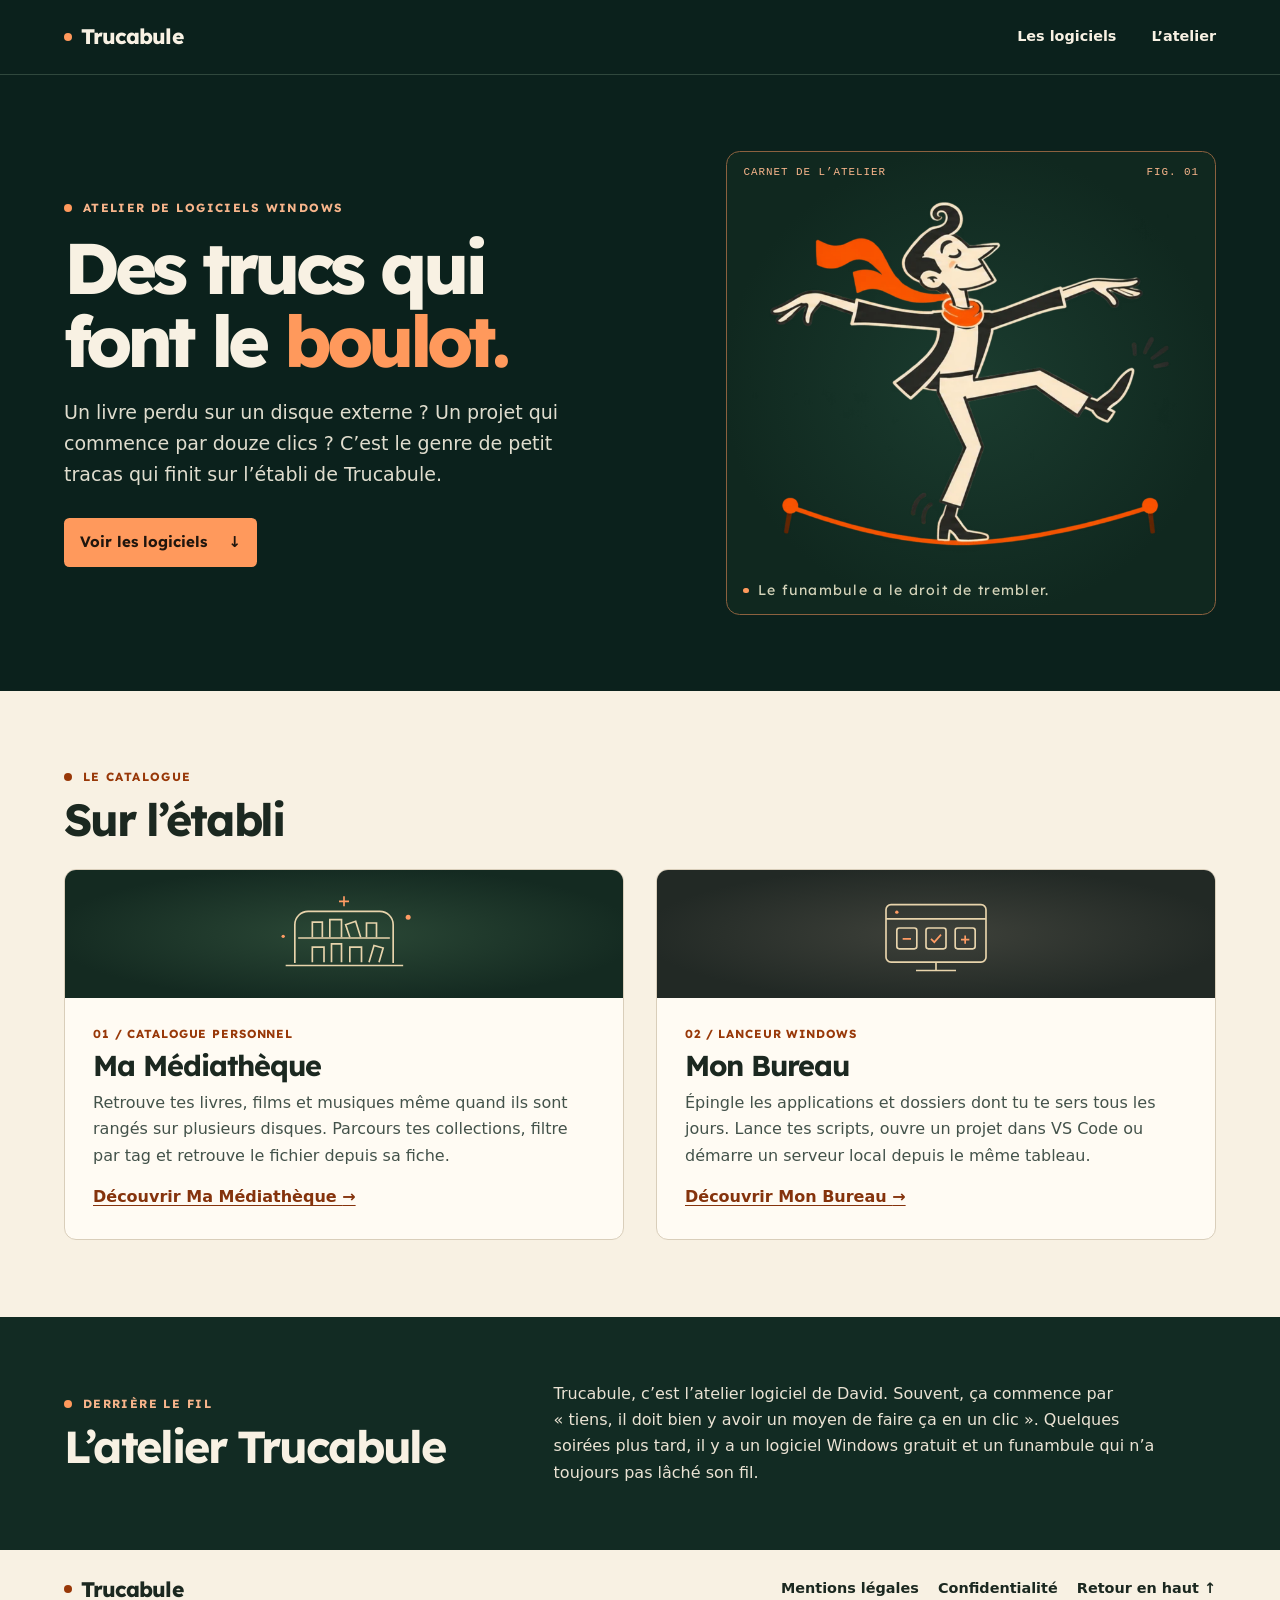
<file: docs/index.html>
<!doctype html>
<html lang="fr">
<head>
  <meta charset="utf-8">
  <meta name="viewport" content="width=device-width, initial-scale=1">
  <meta name="description" content="Trucabule, un atelier indépendant de logiciels Windows pour organiser ses fichiers, son bureau et ses projets.">
  <meta name="theme-color" content="#0b211c">
  <link rel="canonical" href="https://www.trucabule.fr/">
  <link rel="icon" href="assets/trucabule.svg" type="image/svg+xml">
  <link rel="stylesheet" href="style.css">
  <title>Trucabule · Des trucs qui font le boulot.</title>
</head>
<body>
  <a class="skip" href="#contenu">Aller au contenu</a>
  <header class="top">
    <div class="wrap top-inner">
      <a class="brand" href="./"><span aria-hidden="true"></span>Trucabule</a>
      <nav aria-label="Navigation principale">
        <a href="#logiciels">Les logiciels</a>
        <a href="#atelier">L’atelier</a>
      </nav>
    </div>
  </header>
  <main id="contenu">
    <section class="hero" aria-labelledby="hero-title">
      <div class="wrap hero-grid">
        <div class="hero-copy">
          <p class="eyebrow"><i aria-hidden="true"></i> Atelier de logiciels Windows</p>
          <h1 id="hero-title">Des trucs qui<br class="desktop-break"> font le <em>boulot.</em></h1>
          <p class="lede">Un livre perdu sur un disque externe&nbsp;? Un projet qui commence par douze clics&nbsp;? C’est le genre de petit tracas qui finit sur l’établi de Trucabule.</p>
          <a class="button" href="#logiciels">Voir les logiciels <span aria-hidden="true">↓</span></a>
        </div>
        <figure class="stage stage-workshop">
          <div class="stage-meta" aria-hidden="true"><span>CARNET DE L’ATELIER</span><span>FIG. 01</span></div>
          <img src="assets/funambule.webp" width="720" height="610" alt="Le funambule de Trucabule, écharpe orange au vent, en équilibre sur son fil.">
          <figcaption><span aria-hidden="true"></span> Le funambule a le droit de trembler.</figcaption>
        </figure>
      </div>
    </section>
    <section class="catalogue wrap" id="logiciels" aria-labelledby="logiciels-title">
      <p class="eyebrow"><i aria-hidden="true"></i> Le catalogue</p>
      <h2 id="logiciels-title">Sur l’établi</h2>
      <div class="cards">
        <article class="app">
          <div class="plate library" aria-hidden="true">
            <svg viewBox="0 0 240 124" fill="none">
              <path d="M50 99h141M61 96V50a16 16 0 0 1 16-16h86a16 16 0 0 1 16 16v46M65 66h110" stroke="currentColor" stroke-width="2"/>
              <path d="M82 65V47h12v18m9 0V44h14v21m10 0-5-15 12-4 6 19m7 0V48h12v17M82 95V77h14v18m9 0V73h12v22m10 0V77h14v18m9 0 6-20 11 3-5 17" stroke="currentColor" stroke-width="2"/>
              <path d="M120 16v12m-6-6h12" stroke="#ff9c64" stroke-width="2"/>
              <circle cx="197" cy="41" r="3" fill="#ff9c64"/><circle cx="47" cy="64" r="2" fill="#ff9c64"/>
            </svg>
          </div>
          <div class="app-body">
            <p class="app-label">01 / Catalogue personnel</p>
            <h3>Ma Médiathèque</h3>
            <p>Retrouve tes livres, films et musiques même quand ils sont rangés sur plusieurs disques. Parcours tes collections, filtre par tag et retrouve le fichier depuis sa fiche.</p>
            <a class="app-link" href="ma-mediatheque/">Découvrir Ma Médiathèque <span aria-hidden="true">→</span></a>
          </div>
        </article>
        <article class="app">
          <div class="plate desktop" aria-hidden="true">
            <svg viewBox="0 0 240 124" fill="none">
              <rect x="60" y="26" width="120" height="69" rx="6" stroke="currentColor" stroke-width="2"/>
              <path d="M60 43h120M96 105h48m-24-10v10" stroke="currentColor" stroke-width="2"/>
              <rect x="73" y="54" width="24" height="25" rx="3" stroke="currentColor" stroke-width="2"/>
              <rect x="108" y="54" width="24" height="25" rx="3" stroke="currentColor" stroke-width="2"/>
              <rect x="143" y="54" width="24" height="25" rx="3" stroke="currentColor" stroke-width="2"/>
              <path d="m114 67 4 4 8-9m24 6h10m-5-5v10M80 67h10" stroke="#ff9c64" stroke-width="2"/>
              <circle cx="73" cy="35" r="2" fill="#ff9c64"/>
            </svg>
          </div>
          <div class="app-body">
            <p class="app-label">02 / Lanceur Windows</p>
            <h3>Mon Bureau</h3>
            <p>Épingle les applications et dossiers dont tu te sers tous les jours. Lance tes scripts, ouvre un projet dans VS Code ou démarre un serveur local depuis le même tableau.</p>
            <a class="app-link" href="mon-bureau/">Découvrir Mon Bureau <span aria-hidden="true">→</span></a>
          </div>
        </article>
      </div>
    </section>
    <section class="about" id="atelier" aria-labelledby="atelier-title">
      <div class="wrap about-inner">
        <div>
          <p class="eyebrow"><i aria-hidden="true"></i> Derrière le fil</p>
          <h2 id="atelier-title">L’atelier Trucabule</h2>
        </div>
        <p>Trucabule, c’est l’atelier logiciel de David. Souvent, ça commence par «&nbsp;tiens, il doit bien y avoir un moyen de faire ça en un clic&nbsp;». Quelques soirées plus tard, il y a un logiciel Windows gratuit et un funambule qui n’a toujours pas lâché son fil.</p>
      </div>
    </section>
  </main>
  <footer class="wrap footer">
    <a class="brand" href="./"><span aria-hidden="true"></span>Trucabule</a>
    <nav class="footer-links" aria-label="Liens de pied de page">
      <a href="mentions-legales/">Mentions légales</a>
      <a href="confidentialite/">Confidentialité</a>
      <a href="#contenu">Retour en haut <span aria-hidden="true">↑</span></a>
    </nav>
  </footer>
</body>
</html>
</file>
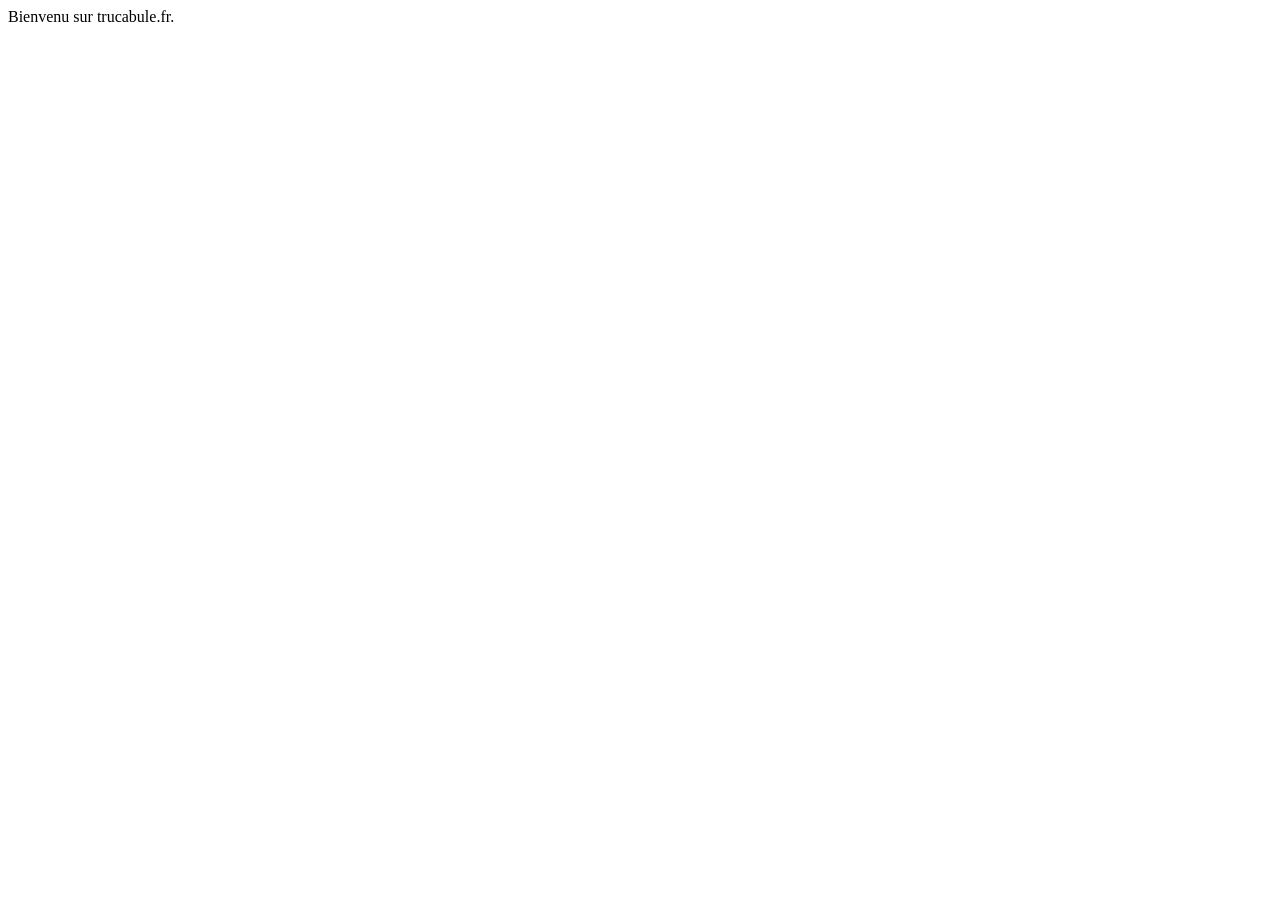
<file: html/index.html>
<!DOCTYPE html>
<html lang="en">
<head>
    <meta charset="UTF-8">
    <meta name="viewport" content="width=device-width, initial-scale=1.0">
    <title>trucabule.fr</title>
</head>
<body>
    Bienvenu sur trucabule.fr.
</body>
</html>
</file>
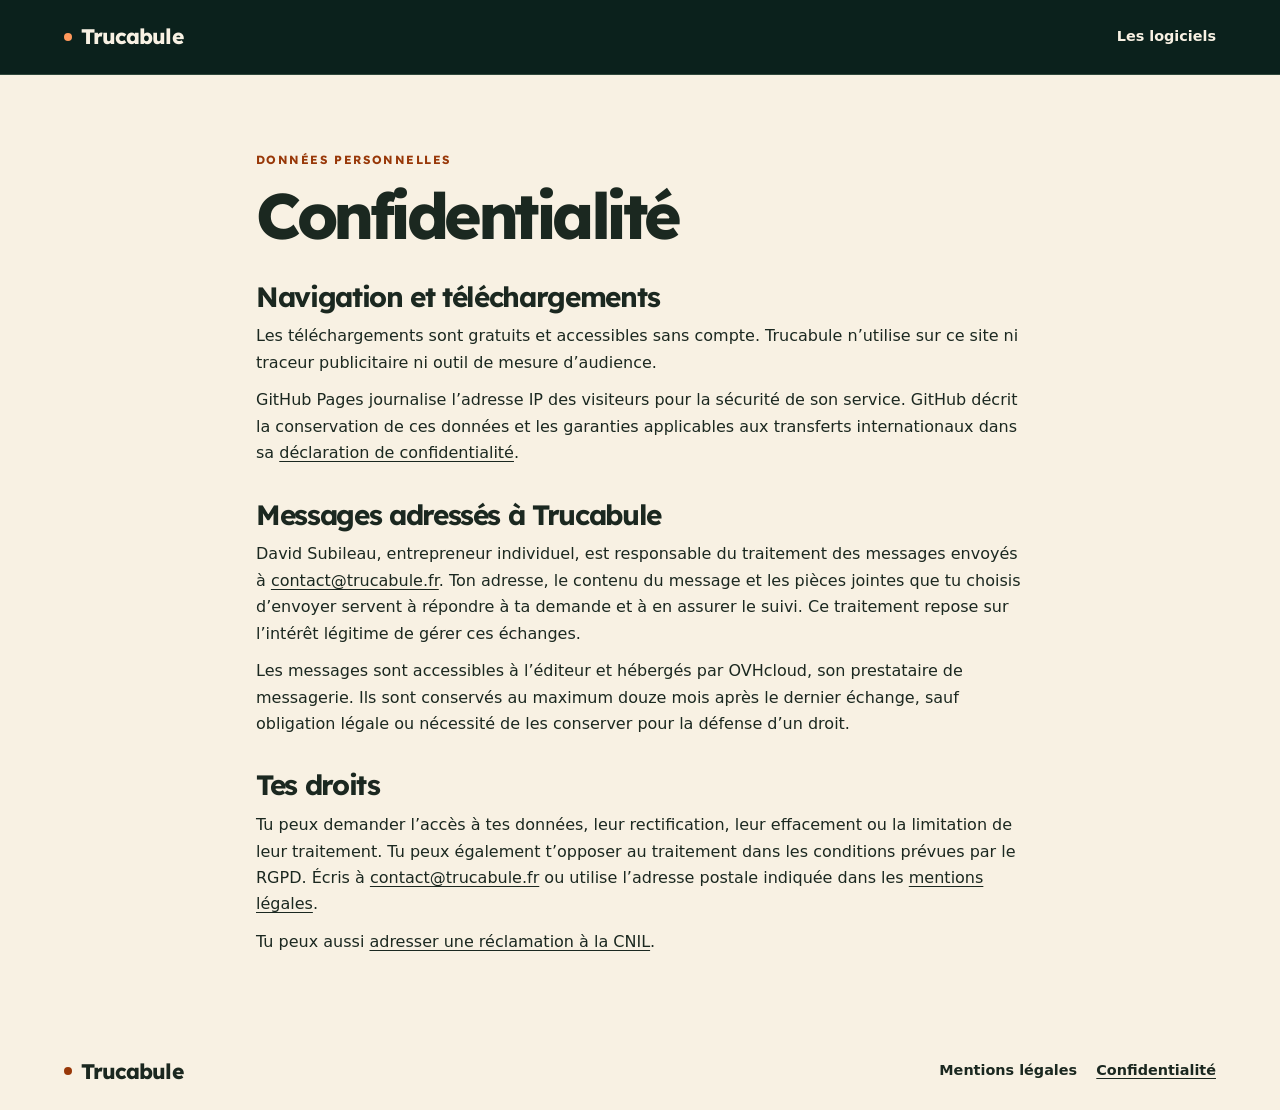
<file: docs/confidentialite/index.html>
<!doctype html>
<html lang="fr">
<head>
  <meta charset="utf-8">
  <meta name="viewport" content="width=device-width, initial-scale=1">
  <meta name="description" content="Informations sur les données traitées lors de la visite du site Trucabule ou d’un contact par e-mail.">
  <meta name="theme-color" content="#0b211c">
  <link rel="canonical" href="https://www.trucabule.fr/confidentialite/">
  <link rel="icon" href="../assets/trucabule.svg" type="image/svg+xml">
  <link rel="stylesheet" href="../style.css">
  <title>Confidentialité · Trucabule</title>
</head>
<body>
  <a class="skip" href="#contenu">Aller au contenu</a>
  <header class="top">
    <div class="wrap top-inner">
      <a class="brand" href="../"><span aria-hidden="true"></span>Trucabule</a>
      <nav aria-label="Navigation principale"><a href="../#logiciels">Les logiciels</a></nav>
    </div>
  </header>
  <main class="wrap legal" id="contenu">
    <p class="eyebrow">Données personnelles</p>
    <h1>Confidentialité</h1>
    <section aria-labelledby="navigation">
      <h2 id="navigation">Navigation et téléchargements</h2>
      <p>Les téléchargements sont gratuits et accessibles sans compte. Trucabule n’utilise sur ce site ni traceur publicitaire ni outil de mesure d’audience.</p>
      <p>GitHub Pages journalise l’adresse IP des visiteurs pour la sécurité de son service. GitHub décrit la conservation de ces données et les garanties applicables aux transferts internationaux dans sa <a href="https://docs.github.com/fr/site-policy/privacy-policies/github-general-privacy-statement">déclaration de confidentialité</a>.</p>
    </section>
    <section aria-labelledby="courriels">
      <h2 id="courriels">Messages adressés à Trucabule</h2>
      <p>David Subileau, entrepreneur individuel, est responsable du traitement des messages envoyés à <a href="mailto:contact@trucabule.fr">contact@trucabule.fr</a>. Ton adresse, le contenu du message et les pièces jointes que tu choisis d’envoyer servent à répondre à ta demande et à en assurer le suivi. Ce traitement repose sur l’intérêt légitime de gérer ces échanges.</p>
      <p>Les messages sont accessibles à l’éditeur et hébergés par OVHcloud, son prestataire de messagerie. Ils sont conservés au maximum douze mois après le dernier échange, sauf obligation légale ou nécessité de les conserver pour la défense d’un droit.</p>
    </section>
    <section aria-labelledby="droits">
      <h2 id="droits">Tes droits</h2>
      <p>Tu peux demander l’accès à tes données, leur rectification, leur effacement ou la limitation de leur traitement. Tu peux également t’opposer au traitement dans les conditions prévues par le RGPD. Écris à <a href="mailto:contact@trucabule.fr">contact@trucabule.fr</a> ou utilise l’adresse postale indiquée dans les <a href="../mentions-legales/">mentions légales</a>.</p>
      <p>Tu peux aussi <a href="https://www.cnil.fr/fr/plaintes">adresser une réclamation à la CNIL</a>.</p>
    </section>
  </main>
  <footer class="wrap footer">
    <a class="brand" href="../"><span aria-hidden="true"></span>Trucabule</a>
    <nav class="footer-links" aria-label="Informations légales">
      <a href="../mentions-legales/">Mentions légales</a>
      <a href="./" aria-current="page">Confidentialité</a>
    </nav>
  </footer>
</body>
</html>
</file>
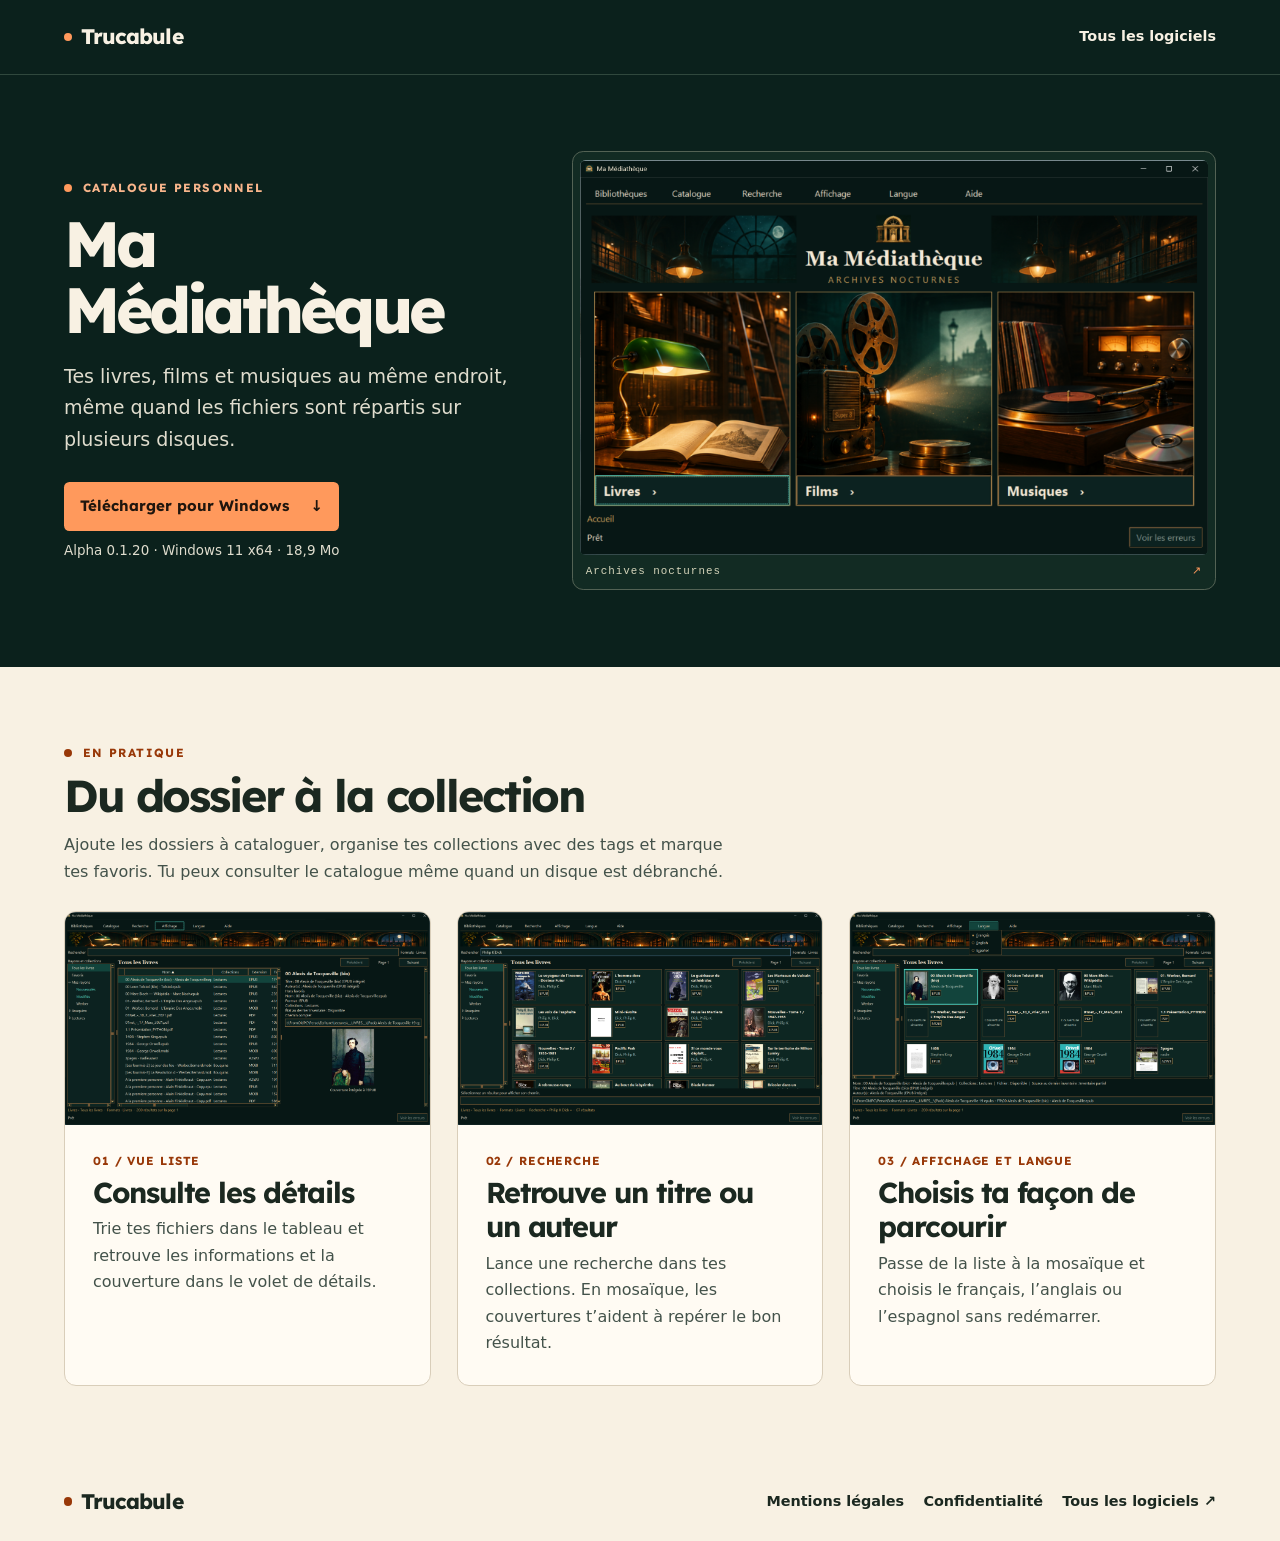
<file: docs/ma-mediatheque/index.html>
<!doctype html>
<html lang="fr">
<head>
  <meta charset="utf-8">
  <meta name="viewport" content="width=device-width, initial-scale=1">
  <meta name="description" content="Catalogue tes livres, films et musiques dans Ma Médiathèque. Découvre l’application et télécharge l’installateur pour Windows 11 x64.">
  <meta name="theme-color" content="#0b211c">
  <link rel="canonical" href="https://www.trucabule.fr/ma-mediatheque/">
  <link rel="icon" href="../assets/trucabule.svg" type="image/svg+xml">
  <link rel="stylesheet" href="../style.css">
  <link rel="stylesheet" href="produit.css">
  <title>Ma Médiathèque · Trucabule</title>
</head>
<body>
  <a class="skip" href="#contenu">Aller au contenu</a>
  <header class="top">
    <div class="wrap top-inner">
      <a class="brand" href="../"><span aria-hidden="true"></span>Trucabule</a>
      <nav aria-label="Navigation principale">
        <a href="../#logiciels">Tous les logiciels</a>
      </nav>
    </div>
  </header>
  <main id="contenu">
    <section class="hero" aria-labelledby="produit-title">
      <div class="wrap hero-grid product-grid">
        <div>
          <p class="eyebrow"><i aria-hidden="true"></i> Catalogue personnel</p>
          <h1 id="produit-title">Ma Médiathèque</h1>
          <p class="lede">Tes livres, films et musiques au même endroit, même quand les fichiers sont répartis sur plusieurs disques.</p>
          <div class="download">
            <a class="button" href="../apps/Ma-Mediatheque-alpha-0.1.20-windows-x64-setup.exe" download aria-describedby="version">Télécharger pour Windows <span aria-hidden="true">↓</span></a>
            <p id="version">Alpha 0.1.20 · Windows 11 x64 · 18,9 Mo</p>
          </div>
        </div>
        <figure class="product-shot product-cover">
          <a href="../assets/accueil.png" aria-label="Agrandir la capture de l’accueil">
            <img src="../assets/accueil.png" width="1696" height="1068" alt="Accueil de Ma Médiathèque avec trois entrées, Livres, Films et Musiques.">
          </a>
          <figcaption>Archives nocturnes <span aria-hidden="true">↗</span></figcaption>
        </figure>
      </div>
    </section>
    <section class="catalogue wrap" aria-labelledby="apercu-title">
      <p class="eyebrow"><i aria-hidden="true"></i> En pratique</p>
      <h2 id="apercu-title">Du dossier à la collection</h2>
      <p class="product-intro">Ajoute les dossiers à cataloguer, organise tes collections avec des tags et marque tes favoris. Tu peux consulter le catalogue même quand un disque est débranché.</p>
      <div class="product-gallery">
        <article class="app">
          <a class="gallery-image" href="../assets/liste.png" aria-label="Agrandir la capture de la vue Liste">
            <img src="../assets/liste.png" width="2383" height="1386" loading="lazy" alt="Liste de livres avec un volet de détails et la couverture du livre sélectionné.">
          </a>
          <div class="app-body">
            <p class="app-label">01 / Vue Liste</p>
            <h3>Consulte les détails</h3>
            <p>Trie tes fichiers dans le tableau et retrouve les informations et la couverture dans le volet de détails.</p>
          </div>
        </article>
        <article class="app">
          <a class="gallery-image" href="../assets/recherche.png" aria-label="Agrandir la capture de la recherche">
            <img src="../assets/recherche.png" width="2383" height="1386" loading="lazy" alt="Recherche de Philip K. Dick dans le catalogue, avec les couvertures des résultats.">
          </a>
          <div class="app-body">
            <p class="app-label">02 / Recherche</p>
            <h3>Retrouve un titre ou un auteur</h3>
            <p>Lance une recherche dans tes collections. En mosaïque, les couvertures t’aident à repérer le bon résultat.</p>
          </div>
        </article>
        <article class="app">
          <a class="gallery-image" href="../assets/mosaique_langues.png" aria-label="Agrandir la capture de la mosaïque et du menu Langue">
            <img src="../assets/mosaique_langues.png" width="2383" height="1386" loading="lazy" alt="Vue Mosaïque avec le menu Langue ouvert sur les choix français, anglais et espagnol.">
          </a>
          <div class="app-body">
            <p class="app-label">03 / Affichage et langue</p>
            <h3>Choisis ta façon de parcourir</h3>
            <p>Passe de la liste à la mosaïque et choisis le français, l’anglais ou l’espagnol sans redémarrer.</p>
          </div>
        </article>
      </div>
    </section>
  </main>
  <footer class="wrap footer">
    <a class="brand" href="../"><span aria-hidden="true"></span>Trucabule</a>
    <nav class="footer-links" aria-label="Liens de pied de page">
      <a href="../mentions-legales/">Mentions légales</a>
      <a href="../confidentialite/">Confidentialité</a>
      <a href="../#logiciels">Tous les logiciels <span aria-hidden="true">↗</span></a>
    </nav>
  </footer>
</body>
</html>
</file>
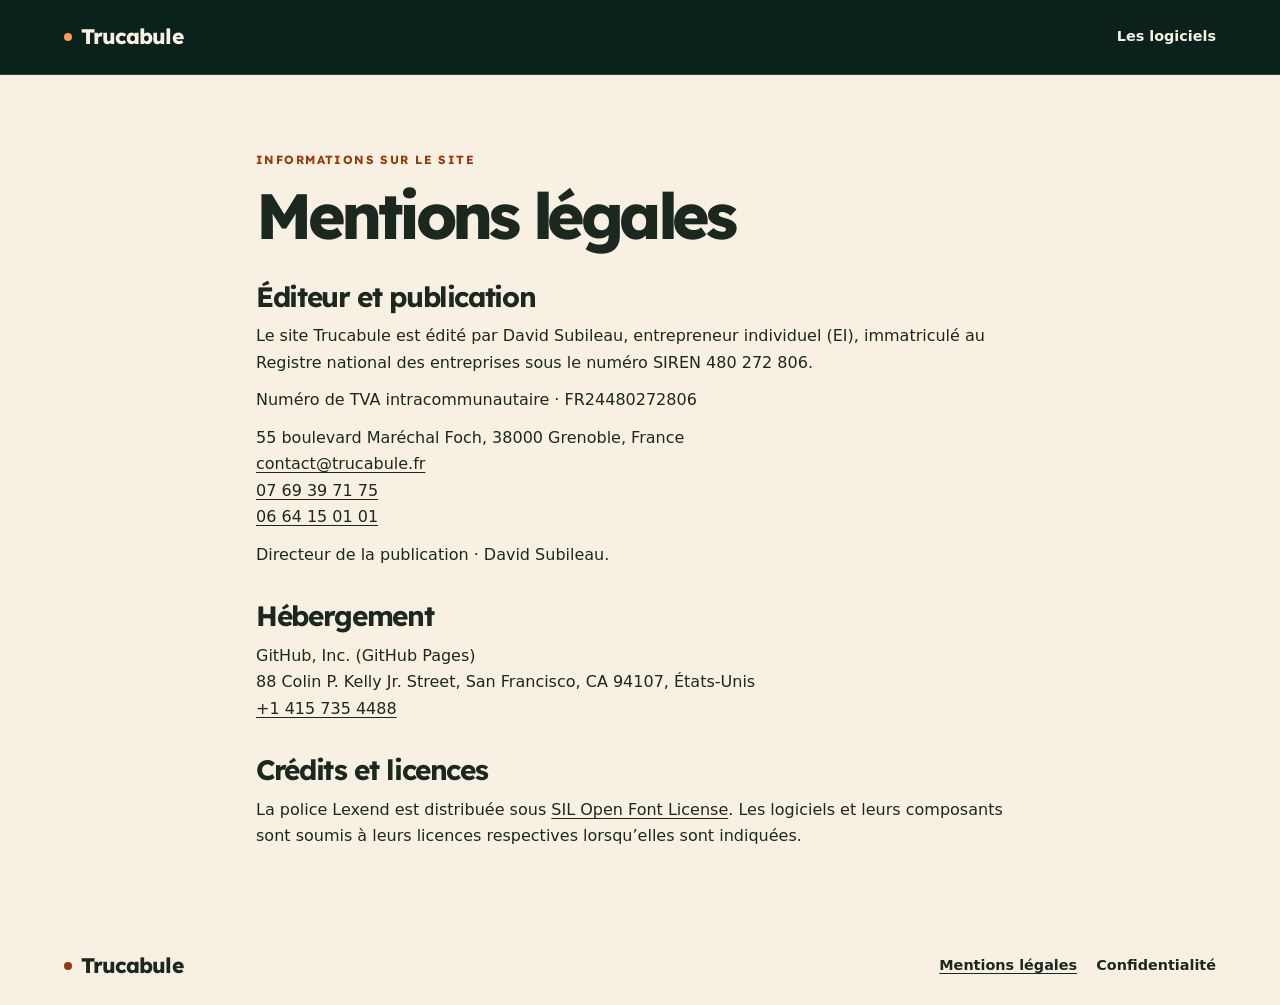
<file: docs/mentions-legales/index.html>
<!doctype html>
<html lang="fr">
<head>
  <meta charset="utf-8">
  <meta name="viewport" content="width=device-width, initial-scale=1">
  <meta name="description" content="Identité de l’éditeur, coordonnées et hébergement du site Trucabule.">
  <meta name="theme-color" content="#0b211c">
  <link rel="canonical" href="https://www.trucabule.fr/mentions-legales/">
  <link rel="icon" href="../assets/trucabule.svg" type="image/svg+xml">
  <link rel="stylesheet" href="../style.css">
  <title>Mentions légales · Trucabule</title>
</head>
<body>
  <a class="skip" href="#contenu">Aller au contenu</a>
  <header class="top">
    <div class="wrap top-inner">
      <a class="brand" href="../"><span aria-hidden="true"></span>Trucabule</a>
      <nav aria-label="Navigation principale"><a href="../#logiciels">Les logiciels</a></nav>
    </div>
  </header>
  <main class="wrap legal" id="contenu">
    <p class="eyebrow">Informations sur le site</p>
    <h1>Mentions légales</h1>
    <section aria-labelledby="editeur">
      <h2 id="editeur">Éditeur et publication</h2>
      <p>Le site Trucabule est édité par David Subileau, entrepreneur individuel (EI), immatriculé au Registre national des entreprises sous le numéro SIREN 480 272 806.</p>
      <p>Numéro de TVA intracommunautaire · FR24480272806</p>
      <address>
        55 boulevard Maréchal Foch, 38000 Grenoble, France<br>
        <a href="mailto:contact@trucabule.fr">contact@trucabule.fr</a><br>
        <a href="tel:+33769397175">07 69 39 71 75</a><br>
        <a href="tel:+33664150101">06 64 15 01 01</a>
      </address>
      <p>Directeur de la publication · David Subileau.</p>
    </section>
    <section aria-labelledby="hebergement">
      <h2 id="hebergement">Hébergement</h2>
      <address>
        GitHub, Inc. (GitHub Pages)<br>
        88 Colin P. Kelly Jr. Street, San Francisco, CA 94107, États-Unis<br>
        <a href="tel:+14157354488">+1 415 735 4488</a>
      </address>
    </section>
    <section aria-labelledby="credits">
      <h2 id="credits">Crédits et licences</h2>
      <p>La police Lexend est distribuée sous <a href="../assets/OFL-Lexend.txt">SIL Open Font License</a>. Les logiciels et leurs composants sont soumis à leurs licences respectives lorsqu’elles sont indiquées.</p>
    </section>
  </main>
  <footer class="wrap footer">
    <a class="brand" href="../"><span aria-hidden="true"></span>Trucabule</a>
    <nav class="footer-links" aria-label="Informations légales">
      <a href="./" aria-current="page">Mentions légales</a>
      <a href="../confidentialite/">Confidentialité</a>
    </nav>
  </footer>
</body>
</html>
</file>
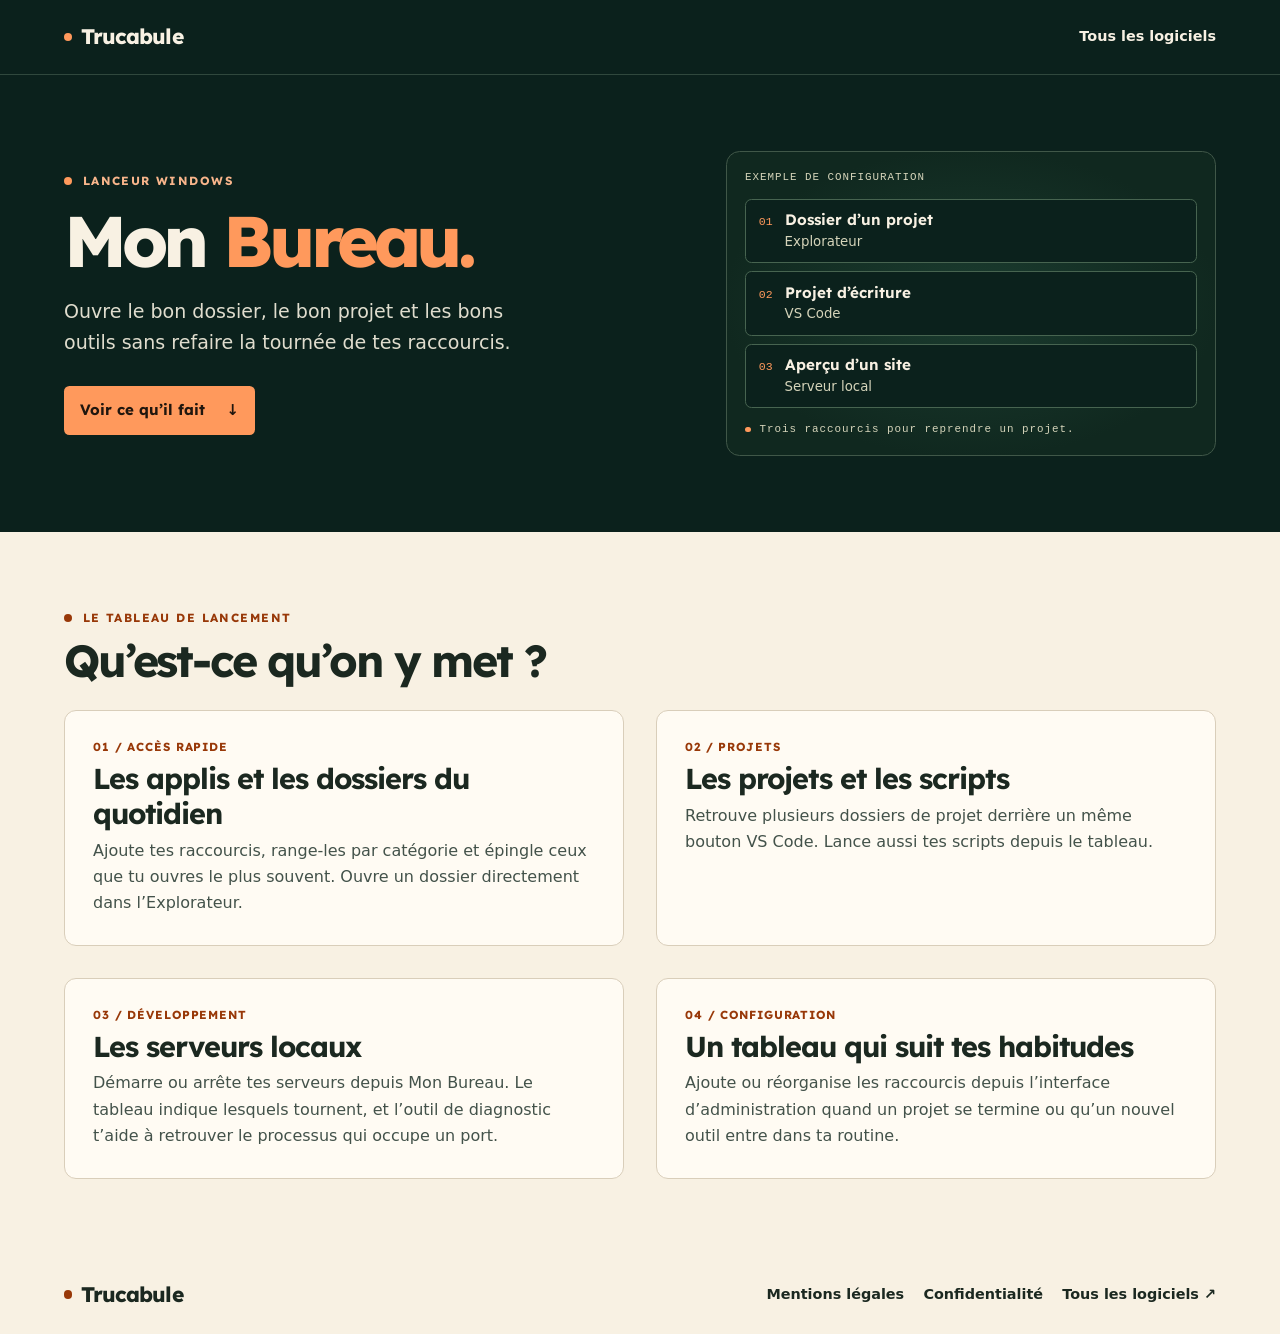
<file: docs/mon-bureau/index.html>
<!doctype html>
<html lang="fr">
<head>
  <meta charset="utf-8">
  <meta name="viewport" content="width=device-width, initial-scale=1">
  <meta name="description" content="Mon Bureau, le lanceur Windows de Trucabule pour retrouver ses dossiers, applications, scripts et serveurs locaux depuis un même tableau.">
  <meta name="theme-color" content="#0b211c">
  <link rel="canonical" href="https://www.trucabule.fr/mon-bureau/">
  <link rel="icon" href="../assets/trucabule.svg" type="image/svg+xml">
  <link rel="stylesheet" href="../style.css">
  <link rel="stylesheet" href="produit.css">
  <title>Mon Bureau · Trucabule</title>
</head>
<body>
  <a class="skip" href="#contenu">Aller au contenu</a>
  <header class="top">
    <div class="wrap top-inner">
      <a class="brand" href="../"><span aria-hidden="true"></span>Trucabule</a>
      <nav aria-label="Navigation principale">
        <a href="../#logiciels">Tous les logiciels</a>
      </nav>
    </div>
  </header>
  <main id="contenu">
    <section class="hero" aria-labelledby="produit">
      <div class="wrap hero-grid">
        <div>
          <p class="eyebrow"><i aria-hidden="true"></i> Lanceur Windows</p>
          <h1 id="produit">Mon <em>Bureau.</em></h1>
          <p class="lede">Ouvre le bon dossier, le bon projet et les bons outils sans refaire la tournée de tes raccourcis.</p>
          <a class="button" href="#fonctions">Voir ce qu’il fait <span aria-hidden="true">↓</span></a>
        </div>
        <figure class="stage bureau-example">
          <p class="stage-meta"><span>EXEMPLE DE CONFIGURATION</span></p>
          <ul class="bureau-launchers">
            <li><span>01</span><strong>Dossier d’un projet</strong><small>Explorateur</small></li>
            <li><span>02</span><strong>Projet d’écriture</strong><small>VS Code</small></li>
            <li><span>03</span><strong>Aperçu d’un site</strong><small>Serveur local</small></li>
          </ul>
          <figcaption><span aria-hidden="true"></span> Trois raccourcis pour reprendre un projet.</figcaption>
        </figure>
      </div>
    </section>
    <section class="wrap catalogue" id="fonctions" aria-labelledby="fonctions-titre">
      <p class="eyebrow"><i aria-hidden="true"></i> Le tableau de lancement</p>
      <h2 id="fonctions-titre">Qu’est-ce qu’on y met&nbsp;?</h2>
      <div class="cards">
        <article class="app app-body">
          <p class="app-label">01 / Accès rapide</p>
          <h3>Les applis et les dossiers du quotidien</h3>
          <p>Ajoute tes raccourcis, range-les par catégorie et épingle ceux que tu ouvres le plus souvent. Ouvre un dossier directement dans l’Explorateur.</p>
        </article>
        <article class="app app-body">
          <p class="app-label">02 / Projets</p>
          <h3>Les projets et les scripts</h3>
          <p>Retrouve plusieurs dossiers de projet derrière un même bouton VS Code. Lance aussi tes scripts depuis le tableau.</p>
        </article>
        <article class="app app-body">
          <p class="app-label">03 / Développement</p>
          <h3>Les serveurs locaux</h3>
          <p>Démarre ou arrête tes serveurs depuis Mon Bureau. Le tableau indique lesquels tournent, et l’outil de diagnostic t’aide à retrouver le processus qui occupe un port.</p>
        </article>
        <article class="app app-body">
          <p class="app-label">04 / Configuration</p>
          <h3>Un tableau qui suit tes habitudes</h3>
          <p>Ajoute ou réorganise les raccourcis depuis l’interface d’administration quand un projet se termine ou qu’un nouvel outil entre dans ta routine.</p>
        </article>
      </div>
    </section>
  </main>
  <footer class="wrap footer">
    <a class="brand" href="../"><span aria-hidden="true"></span>Trucabule</a>
    <nav class="footer-links" aria-label="Liens de pied de page">
      <a href="../mentions-legales/">Mentions légales</a>
      <a href="../confidentialite/">Confidentialité</a>
      <a href="../#logiciels">Tous les logiciels <span aria-hidden="true">↗</span></a>
    </nav>
  </footer>
</body>
</html>
</file>
<file: docs/style.css>
@font-face {
  font-family: Lexend;
  src: url("assets/lexend-latin.woff2") format("woff2");
  font-style: normal;
  font-weight: 100 900;
  font-display: swap;
}
:root {
  --night: #0b211c;
  --deep: #122b23;
  --paper: #f8f1e3;
  --ink: #1b2820;
  --muted: #43524a;
  --orange: #ff995c;
  --rust: #983808;
  --line: #d9ceba;
  color-scheme: light;
  scroll-behavior: smooth;
}
* { box-sizing: border-box; }
body { margin: 0; background: var(--paper); color: var(--ink); font: 1rem/1.65 system-ui, sans-serif; }
a { color: inherit; text-underline-offset: .2em; }
a:focus-visible { outline: 3px solid #e26928; outline-offset: 5px; }
img { display: block; max-width: 100%; }
h1, h2, h3, .brand, .button { font-family: Lexend, system-ui, sans-serif; }
h1, h2, h3, p, figure { margin: 0; }
.wrap { width: min(100% - 3rem, 72rem); margin-inline: auto; }
.skip { position: absolute; inset: .6rem auto auto .6rem; z-index: 2; padding: .6rem 1rem; background: var(--paper); transform: translateY(-160%); }
.skip:focus { transform: none; }
.top { color: var(--paper); background: var(--night); border-bottom: 1px solid #30483d; }
.top-inner, .footer { min-height: 4.6rem; display: flex; align-items: center; justify-content: space-between; gap: 1rem; }
.brand { display: inline-flex; align-items: center; gap: .55rem; font-size: 1.32rem; font-weight: 750; text-decoration: none; letter-spacing: -.045em; }
.brand span, .eyebrow i, figcaption span { display: inline-block; flex: none; width: .52rem; height: .52rem; background: var(--orange); border-radius: 50%; }
.top nav { display: flex; gap: clamp(.8rem, 3vw, 2.2rem); }
.top nav a, .footer-links a { font-size: .9rem; font-weight: 650; text-decoration: none; }
.top nav a:hover, .footer-links a:hover { text-decoration: underline; }
.hero { background: var(--night); color: var(--paper); }
.hero-grid { display: grid; grid-template-columns: 1.1fr .9fr; align-items: center; gap: clamp(1.5rem, 5vw, 5rem); padding-block: clamp(2.7rem, 6vw, 5rem); }
.eyebrow { display: flex; gap: .65rem; align-items: center; font: 700 .74rem/1.5 Lexend, sans-serif; text-transform: uppercase; letter-spacing: .12em; }
.hero .eyebrow, .about .eyebrow { color: #f8b58b; }
h1 { margin-block: .85rem 1.15rem; font-size: clamp(2.6rem, 5.6vw, 5rem); line-height: 1.03; letter-spacing: -.07em; font-weight: 750; }
h1 em { color: var(--orange); font-style: normal; }
.lede { max-width: 31rem; color: #e0ddce; font-size: clamp(1.05rem, 1.55vw, 1.19rem); }
.button { display: inline-flex; align-items: center; justify-content: space-between; gap: 1.35rem; margin-top: 1.7rem; background: var(--orange); color: #20160e; padding: .75rem 1rem; text-decoration: none; font-size: .94rem; font-weight: 700; border-radius: .34rem; }
.button:hover { background: #ffb182; }
.stage { position: relative; min-width: 0; padding: .8rem 1rem .7rem; border: 1px solid #405748; border-radius: .85rem; background: radial-gradient(ellipse at center, #1b3c2f 0%, #10281f 72%); }
.stage-meta, figcaption { display: flex; align-items: center; gap: .55rem; justify-content: space-between; color: #d5d4ba; font: .68rem/1.4 ui-monospace, monospace; letter-spacing: .09em; }
.stage img { width: 100%; height: auto; max-height: 24rem; object-fit: contain; margin-block: .35rem; }
.stage-workshop { border-color: #8c613f; }
.stage-workshop .stage-meta { color: #f8b58b; }
.stage-workshop figcaption { padding-block: .3rem .1rem; font: .88rem/1.45 Lexend, system-ui, sans-serif; }
figcaption { justify-content: start; }
figcaption span { width: .35rem; height: .35rem; }
.catalogue { padding-block: clamp(2.65rem, 6vw, 5rem); }
.catalogue .eyebrow, .app-label { color: var(--rust); }
.catalogue .eyebrow i, .footer .brand span { background: var(--rust); }
h2 { margin-top: .5rem; font-size: clamp(1.7rem, 3.5vw, 2.8rem); line-height: 1.13; letter-spacing: -.048em; }
.cards { display: grid; grid-template-columns: repeat(2, minmax(0, 1fr)); gap: clamp(1rem, 3vw, 2rem); margin-top: 1.55rem; }
.app { overflow: hidden; border: 1px solid var(--line); border-radius: .75rem; background: #fffbf3; }
.plate { min-height: 8rem; display: grid; place-items: center; color: #e8d4ac; }
.plate.library { background: radial-gradient(ellipse, #2b4836, #142a21 75%); }
.plate.desktop { background: radial-gradient(ellipse, #3e413a, #222925 75%); }
.plate svg { width: 12.5rem; }
.app-body { padding: clamp(1.15rem, 3vw, 1.75rem); }
.app-label { font: 700 .73rem/1.4 Lexend, sans-serif; letter-spacing: .075em; text-transform: uppercase; }
h3 { margin-block: .35rem .45rem; font-size: clamp(1.35rem, 2.4vw, 1.8rem); line-height: 1.2; letter-spacing: -.035em; }
.app-body > p:not(.app-label) { color: var(--muted); }
.app-link { display: inline-block; margin-top: .95rem; color: #85330c; font-weight: 700; }
.about { background: var(--deep); color: var(--paper); }
.about-inner { display: grid; grid-template-columns: .8fr 1.2fr; gap: 1.5rem 3rem; align-items: center; padding-block: clamp(2.4rem, 5vw, 4rem); }
.about-inner > p { color: #ebe3d4; max-width: 38rem; }
.footer { min-height: 4.9rem; flex-wrap: wrap; padding-block: 1rem; }
.footer-links { display: flex; flex-wrap: wrap; gap: .45rem 1.2rem; }
.footer-links [aria-current="page"] { text-decoration: underline; }
.legal { max-width: 48rem; padding-block: clamp(2.65rem, 6vw, 5rem); }
.legal .eyebrow { color: var(--rust); }
.legal h1 { font-size: clamp(2.4rem, 7vw, 4rem); }
.legal h2 { font-size: clamp(1.35rem, 4vw, 1.75rem); }
.legal section { margin-top: 2rem; }
.legal section > :not(h2) { margin-top: .7rem; }
.legal address { font-style: normal; }
.legal a { overflow-wrap: anywhere; }
@media (max-width: 720px) {
  .wrap { width: min(100% - 2rem, 72rem); }
  .hero-grid, .about-inner { grid-template-columns: 1fr; }
  .stage { max-width: 27rem; width: 100%; justify-self: center; }
  .desktop-break { display: none; }
}
@media (max-width: 520px) {
  .cards { grid-template-columns: 1fr; }
  .top-inner { min-height: 4rem; }
  .brand { font-size: 1.15rem; }
  .top nav a { font-size: .78rem; }
}
@media (prefers-reduced-motion: reduce) {
  :root { scroll-behavior: auto; }
}
</file>
<file: docs/ma-mediatheque/produit.css>
.product-grid {
  grid-template-columns: minmax(0, .83fr) minmax(0, 1.17fr);
  gap: clamp(1.65rem, 4vw, 4rem);
}
.product-grid h1 { font-size: clamp(2.45rem, 5vw, 4.6rem); }
.download > p {
  margin-top: .55rem;
  color: #e0ddce;
  font-size: .84rem;
}
.product-shot {
  padding: .45rem;
  border: 1px solid #536254;
  border-radius: .7rem;
  background: var(--deep);
}
.product-shot a, .gallery-image { display: block; }
.product-shot img { width: 100%; height: auto; border-radius: .35rem; }
.product-shot figcaption { justify-content: space-between; padding: .58rem .35rem .18rem; }
.product-shot figcaption span { width: auto; height: auto; color: var(--orange); background: none; }
.product-intro { max-width: 43rem; margin-top: .75rem; color: var(--muted); }
.product-gallery {
  display: grid;
  grid-template-columns: repeat(3, minmax(0, 1fr));
  gap: clamp(1rem, 2vw, 1.6rem);
  margin-top: 1.65rem;
}
.gallery-image img { width: 100%; height: auto; }
.product-cover a:focus-visible, .gallery-image:focus-visible { outline-offset: -3px; }
@media (max-width: 840px) {
  .product-grid { grid-template-columns: 1fr; }
  .product-cover { max-width: 42rem; }
  .product-gallery { grid-template-columns: repeat(2, minmax(0, 1fr)); }
}
@media (max-width: 560px) {
  .product-gallery { grid-template-columns: 1fr; }
}
</file>
<file: docs/mon-bureau/produit.css>
.bureau-example { padding: 1.1rem; }
.bureau-launchers {
  display: grid;
  gap: .5rem;
  list-style: none;
  margin: .85rem 0;
  padding: 0;
}
.bureau-launchers li {
  display: grid;
  grid-template-columns: auto minmax(0, 1fr);
  align-items: baseline;
  column-gap: .75rem;
  padding: .6rem .8rem;
  border: 1px solid #476450;
  border-radius: .4rem;
  background: var(--night);
}
.bureau-launchers li > span { color: var(--orange); font: .72rem ui-monospace, monospace; }
.bureau-launchers strong { font: 650 .95rem/1.4 Lexend, system-ui, sans-serif; }
.bureau-launchers small { grid-column: 2; color: #d5d4ba; }
</file>
